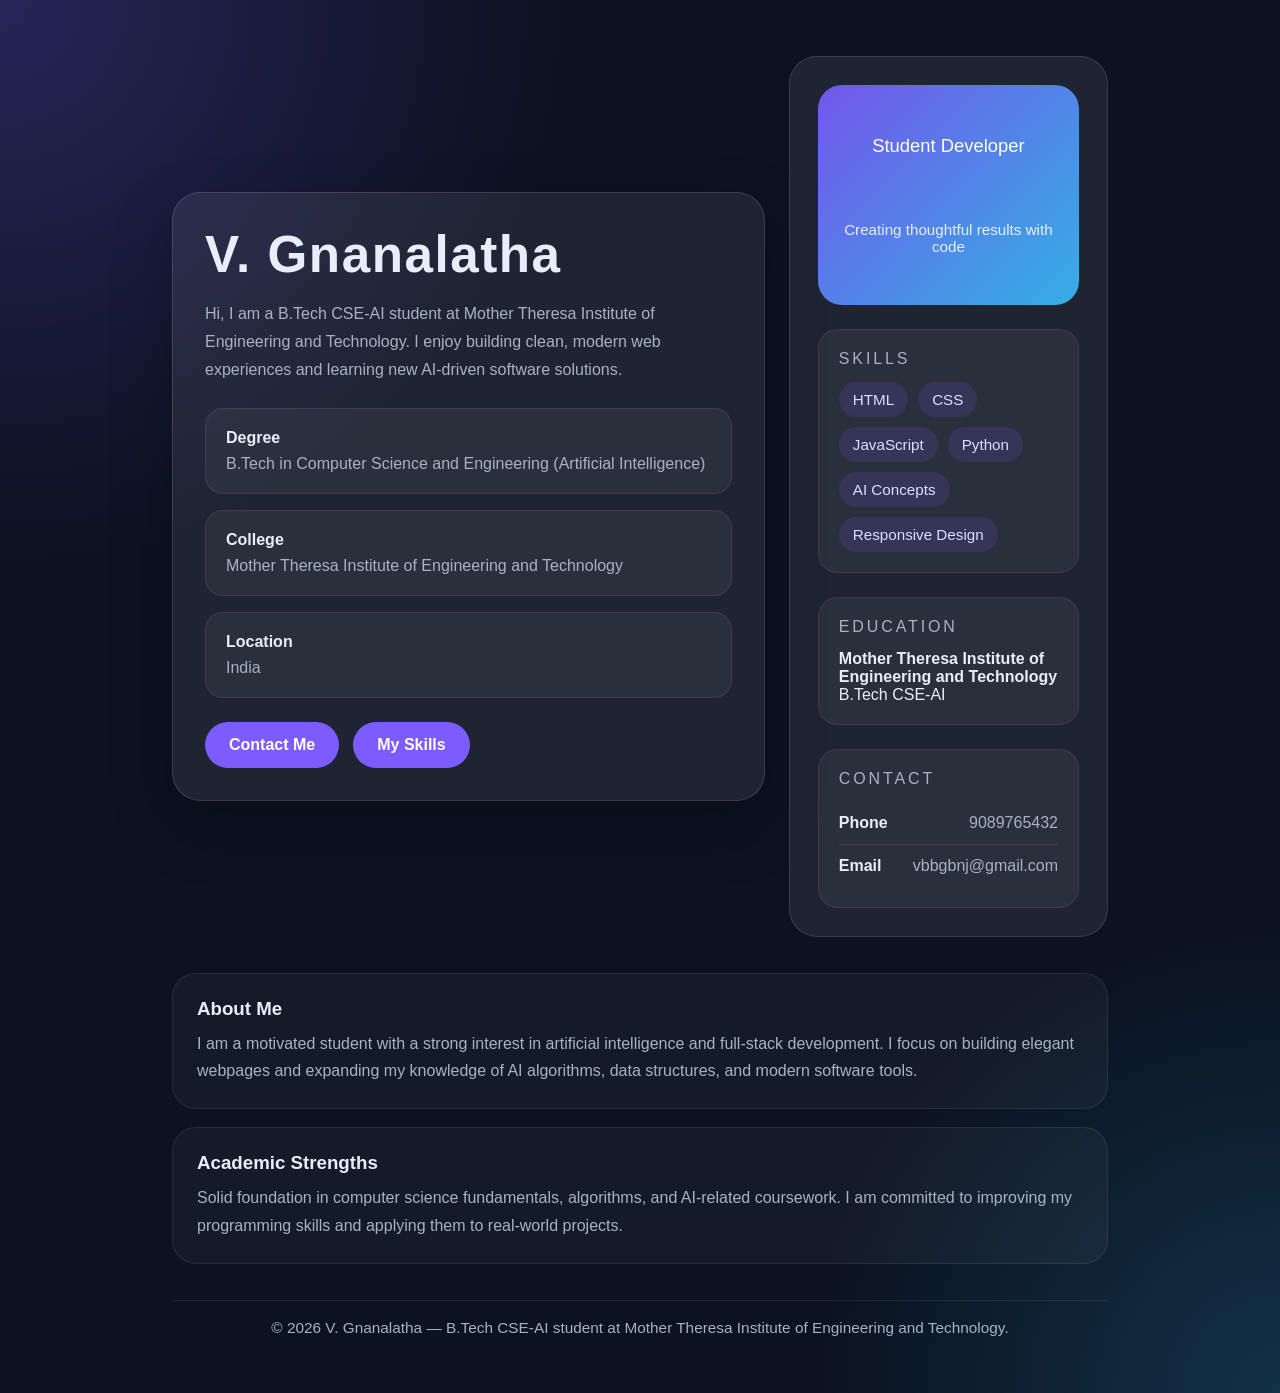
<file: index.html>
<!DOCTYPE html>
<html lang="en">
<head>
    <meta charset="UTF-8">
    <meta name="viewport" content="width=device-width, initial-scale=1.0">
    <title>V. Gnanalatha Portfolio</title>
    <style>
        :root {
            --bg: #0b1220;
            --card: rgba(255,255,255,0.08);
            --accent: #7c5cff;
            --text: #e8eef9;
            --muted: #a7b3c3;
            --border: rgba(255,255,255,0.12);
            font-family: 'Segoe UI', Tahoma, Geneva, Verdana, sans-serif;
        }
        * {
            box-sizing: border-box;
            margin: 0;
            padding: 0;
        }
        body {
            background: radial-gradient(circle at top left, rgba(124,92,255,0.25), transparent 30%),
                        radial-gradient(circle at bottom right, rgba(56,189,248,0.18), transparent 25%),
                        var(--bg);
            color: var(--text);
            min-height: 100vh;
            padding: 24px;
        }
        .container {
            max-width: 1000px;
            margin: 0 auto;
            padding: 32px;
        }
        .hero {
            display: grid;
            gap: 24px;
            align-items: center;
            grid-template-columns: 1.3fr 0.7fr;
        }
        .hero-content {
            background: var(--card);
            border: 1px solid var(--border);
            border-radius: 28px;
            padding: 32px;
            box-shadow: 0 24px 60px rgba(0,0,0,0.25);
        }
        .hero-content h1 {
            font-size: clamp(2rem, 4vw, 3.4rem);
            letter-spacing: 0.03em;
            margin-bottom: 16px;
        }
        .hero-content p {
            line-height: 1.75;
            color: var(--muted);
            margin-bottom: 24px;
        }
        .info-grid {
            display: grid;
            gap: 16px;
            margin-top: 24px;
        }
        .info-card {
            background: rgba(255,255,255,0.05);
            border: 1px solid rgba(255,255,255,0.08);
            border-radius: 18px;
            padding: 20px;
        }
        .info-card strong {
            display: block;
            margin-bottom: 8px;
            color: var(--text);
        }
        .info-card span {
            color: var(--muted);
        }
        .sidebar {
            background: var(--card);
            border: 1px solid var(--border);
            border-radius: 28px;
            padding: 28px;
            display: grid;
            gap: 24px;
        }
        .profile-box {
            display: grid;
            gap: 16px;
        }
        .profile-badge {
            width: 100%;
            height: 220px;
            border-radius: 24px;
            background: linear-gradient(135deg, rgba(124,92,255,0.9), rgba(56,189,248,0.9));
            display: grid;
            place-items: center;
            color: white;
            font-size: 1.15rem;
            text-align: center;
            padding: 24px;
        }
        .skills, .education, .contact {
            background: rgba(255,255,255,0.05);
            border-radius: 20px;
            padding: 20px;
            border: 1px solid rgba(255,255,255,0.08);
        }
        .section-title {
            font-size: 1rem;
            text-transform: uppercase;
            letter-spacing: 0.18em;
            color: var(--muted);
            margin-bottom: 14px;
        }
        .skill-list {
            display: flex;
            flex-wrap: wrap;
            gap: 10px;
        }
        .skill-pill {
            background: rgba(124,92,255,0.14);
            color: #dcdfff;
            padding: 9px 14px;
            border-radius: 999px;
            font-size: 0.95rem;
        }
        .contact-item {
            display: flex;
            justify-content: space-between;
            gap: 20px;
            border-bottom: 1px solid rgba(255,255,255,0.08);
            padding: 12px 0;
        }
        .contact-item:last-child { border-bottom: none; }
        .contact-item span {
            color: var(--muted);
        }
        .projects {
            display: grid;
            gap: 18px;
        }
        .project-card {
            background: rgba(255,255,255,0.04);
            border: 1px solid rgba(255,255,255,0.08);
            border-radius: 24px;
            padding: 24px;
        }
        .project-card h3 {
            margin-bottom: 10px;
            color: var(--text);
        }
        .project-card p {
            color: var(--muted);
            line-height: 1.7;
        }
        .button-row {
            display: flex;
            gap: 14px;
            flex-wrap: wrap;
        }
        .btn {
            display: inline-flex;
            align-items: center;
            justify-content: center;
            gap: 8px;
            background: var(--accent);
            color: white;
            text-decoration: none;
            border-radius: 999px;
            padding: 14px 24px;
            transition: transform 0.2s ease, box-shadow 0.2s ease;
            font-weight: 600;
        }
        .btn:hover {
            transform: translateY(-2px);
            box-shadow: 0 12px 30px rgba(124,92,255,0.25);
        }
        footer {
            margin-top: 36px;
            padding-top: 18px;
            border-top: 1px solid rgba(255,255,255,0.08);
            color: var(--muted);
            text-align: center;
            font-size: 0.96rem;
        }
        @media (max-width: 900px) {
            .hero { grid-template-columns: 1fr; }
            .sidebar { padding: 24px; }
        }
        @media (max-width: 620px) {
            .container { padding: 18px; }
            .hero-content, .sidebar { border-radius: 22px; padding: 22px; }
        }
    </style>
</head>
<body>
    <div class="container">
        <div class="hero">
            <div class="hero-content">
                <h1>V. Gnanalatha</h1>
                <p>Hi, I am a B.Tech CSE-AI student at Mother Theresa Institute of Engineering and Technology. I enjoy building clean, modern web experiences and learning new AI-driven software solutions.</p>
                <div class="info-grid">
                    <div class="info-card">
                        <strong>Degree</strong>
                        <span>B.Tech in Computer Science and Engineering (Artificial Intelligence)</span>
                    </div>
                    <div class="info-card">
                        <strong>College</strong>
                        <span>Mother Theresa Institute of Engineering and Technology</span>
                    </div>
                    <div class="info-card">
                        <strong>Location</strong>
                        <span>India</span>
                    </div>
                </div>
                <div class="button-row" style="margin-top: 24px;">
                    <a href="#contact" class="btn">Contact Me</a>
                    <a href="#skills" class="btn">My Skills</a>
                </div>
            </div>
            <aside class="sidebar">
                <div class="profile-box">
                    <div class="profile-badge">
                        Student Developer
                        <div style="font-size: 0.95rem; margin-top: 12px; color: rgba(255,255,255,0.85);">Creating thoughtful results with code</div>
                    </div>
                </div>
                <div class="skills" id="skills">
                    <div class="section-title">Skills</div>
                    <div class="skill-list">
                        <span class="skill-pill">HTML</span>
                        <span class="skill-pill">CSS</span>
                        <span class="skill-pill">JavaScript</span>
                        <span class="skill-pill">Python</span>
                        <span class="skill-pill">AI Concepts</span>
                        <span class="skill-pill">Responsive Design</span>
                    </div>
                </div>
                <div class="education">
                    <div class="section-title">Education</div>
                    <p><strong>Mother Theresa Institute of Engineering and Technology</strong><br>B.Tech CSE-AI</p>
                </div>
                <div class="contact" id="contact">
                    <div class="section-title">Contact</div>
                    <div class="contact-item">
                        <strong>Phone</strong><span>9089765432</span>
                    </div>
                    <div class="contact-item">
                        <strong>Email</strong><span>vbbgbnj@gmail.com</span>
                    </div>
                </div>
            </aside>
        </div>

        <section class="projects" style="margin-top: 36px;">
            <div class="project-card">
                <h3>About Me</h3>
                <p>I am a motivated student with a strong interest in artificial intelligence and full-stack development. I focus on building elegant webpages and expanding my knowledge of AI algorithms, data structures, and modern software tools.</p>
            </div>
            <div class="project-card">
                <h3>Academic Strengths</h3>
                <p>Solid foundation in computer science fundamentals, algorithms, and AI-related coursework. I am committed to improving my programming skills and applying them to real-world projects.</p>
            </div>
        </section>

        <footer>
            © 2026 V. Gnanalatha — B.Tech CSE-AI student at Mother Theresa Institute of Engineering and Technology.
        </footer>
    </div>
    <script>
        const isMobile = window.matchMedia('(max-width: 760px)').matches;
        if (isMobile) {
            document.querySelector('.hero').style.gridTemplateColumns = '1fr';
        }
    </script>
</body>
</html>
</file>
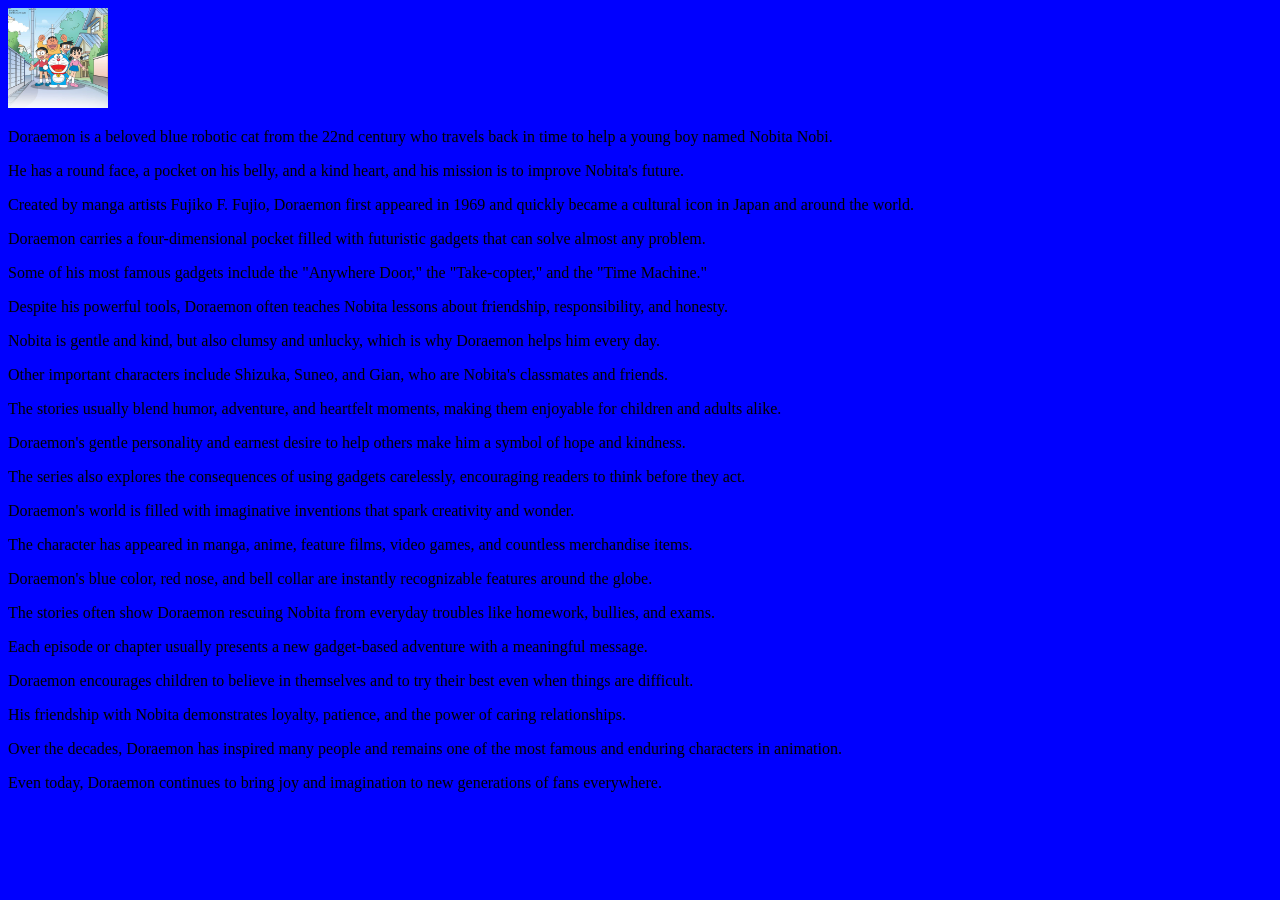
<file: alligning.html>
<!DOCTYPE html>
<html lang="en">
<head>
    <meta charset="UTF-8">
    <meta name="viewport" content="width=device-width, initial-scale=1.0">
    <title>Allign</title>
    <link rel="stylesheet" href="style1.css">
</head>
<body>
    <img src="Files/doraemon.jpeg" alt="Doraemon" width="100px" height="100px">
    <div class="doraemon-info">
        <p>Doraemon is a beloved blue robotic cat from the 22nd century who travels back in time to help a young boy named Nobita Nobi.</p>
        <p>He has a round face, a pocket on his belly, and a kind heart, and his mission is to improve Nobita's future.</p>
        <p>Created by manga artists Fujiko F. Fujio, Doraemon first appeared in 1969 and quickly became a cultural icon in Japan and around the world.</p>
        <p>Doraemon carries a four-dimensional pocket filled with futuristic gadgets that can solve almost any problem.</p>
        <p>Some of his most famous gadgets include the "Anywhere Door," the "Take-copter," and the "Time Machine."</p>
        <p>Despite his powerful tools, Doraemon often teaches Nobita lessons about friendship, responsibility, and honesty.</p>
        <p>Nobita is gentle and kind, but also clumsy and unlucky, which is why Doraemon helps him every day.</p>
        <p>Other important characters include Shizuka, Suneo, and Gian, who are Nobita's classmates and friends.</p>
        <p>The stories usually blend humor, adventure, and heartfelt moments, making them enjoyable for children and adults alike.</p>
        <p>Doraemon's gentle personality and earnest desire to help others make him a symbol of hope and kindness.</p>
        <p>The series also explores the consequences of using gadgets carelessly, encouraging readers to think before they act.</p>
        <p>Doraemon's world is filled with imaginative inventions that spark creativity and wonder.</p>
        <p>The character has appeared in manga, anime, feature films, video games, and countless merchandise items.</p>
        <p>Doraemon's blue color, red nose, and bell collar are instantly recognizable features around the globe.</p>
        <p>The stories often show Doraemon rescuing Nobita from everyday troubles like homework, bullies, and exams.</p>
        <p>Each episode or chapter usually presents a new gadget-based adventure with a meaningful message.</p>
        <p>Doraemon encourages children to believe in themselves and to try their best even when things are difficult.</p>
        <p>His friendship with Nobita demonstrates loyalty, patience, and the power of caring relationships.</p>
        <p>Over the decades, Doraemon has inspired many people and remains one of the most famous and enduring characters in animation.</p>
        <p>Even today, Doraemon continues to bring joy and imagination to new generations of fans everywhere.</p>
    </div>
</body>
</html>
</file>
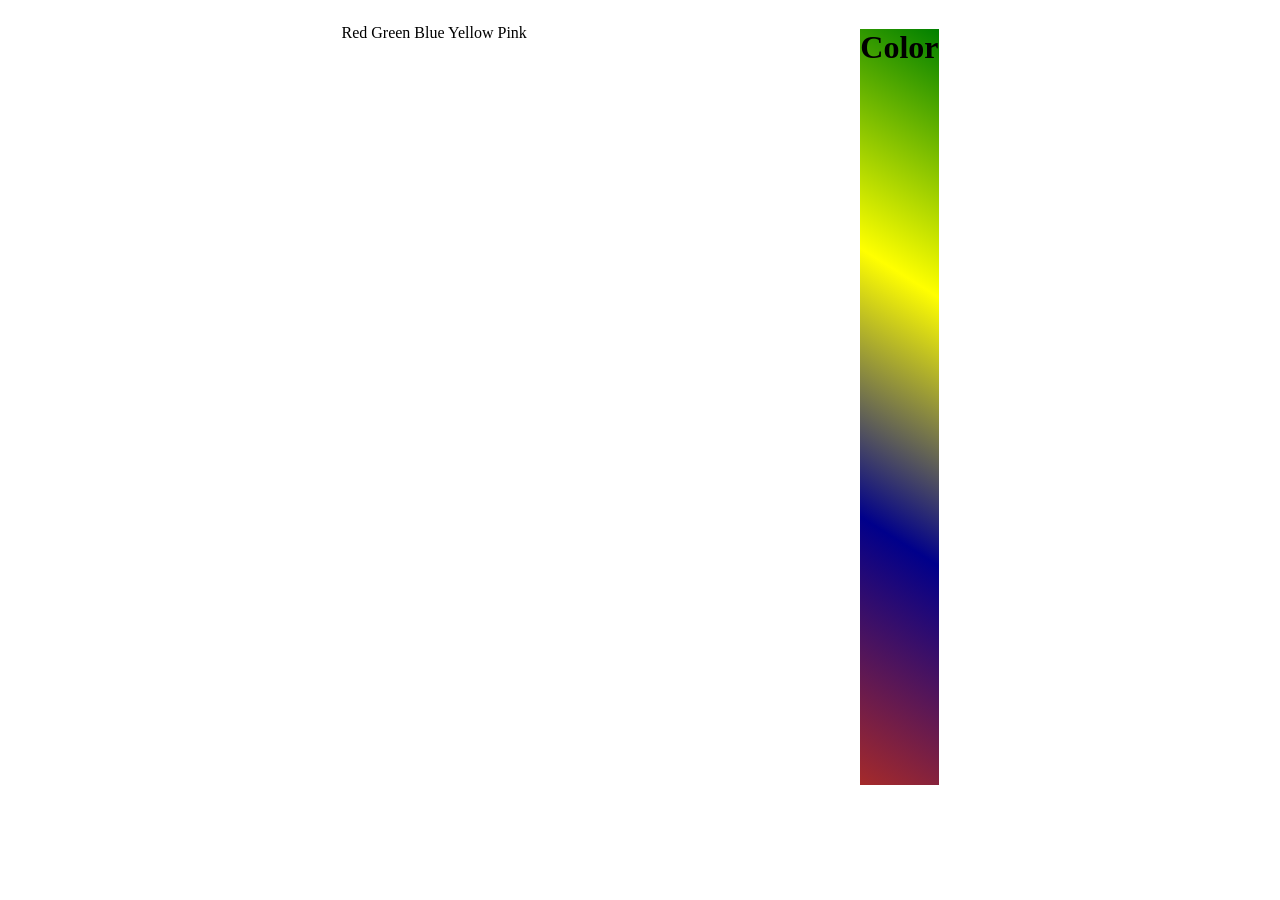
<file: Blank.html>
<!DOCTYPE html>
<html lang="en">
<head>
    <meta charset="UTF-8">
    <meta name="viewport" content="width=device-width, initial-scale=1.0">
    <title>Document</title>
    <link rel="stylesheet" href="Gradient.css">
</head>
<body>
    <h1>Color</h1>
    <p>
        Red
        Green
        Blue
        Yellow
        Pink
    </p>
</body>
</html>
</file>
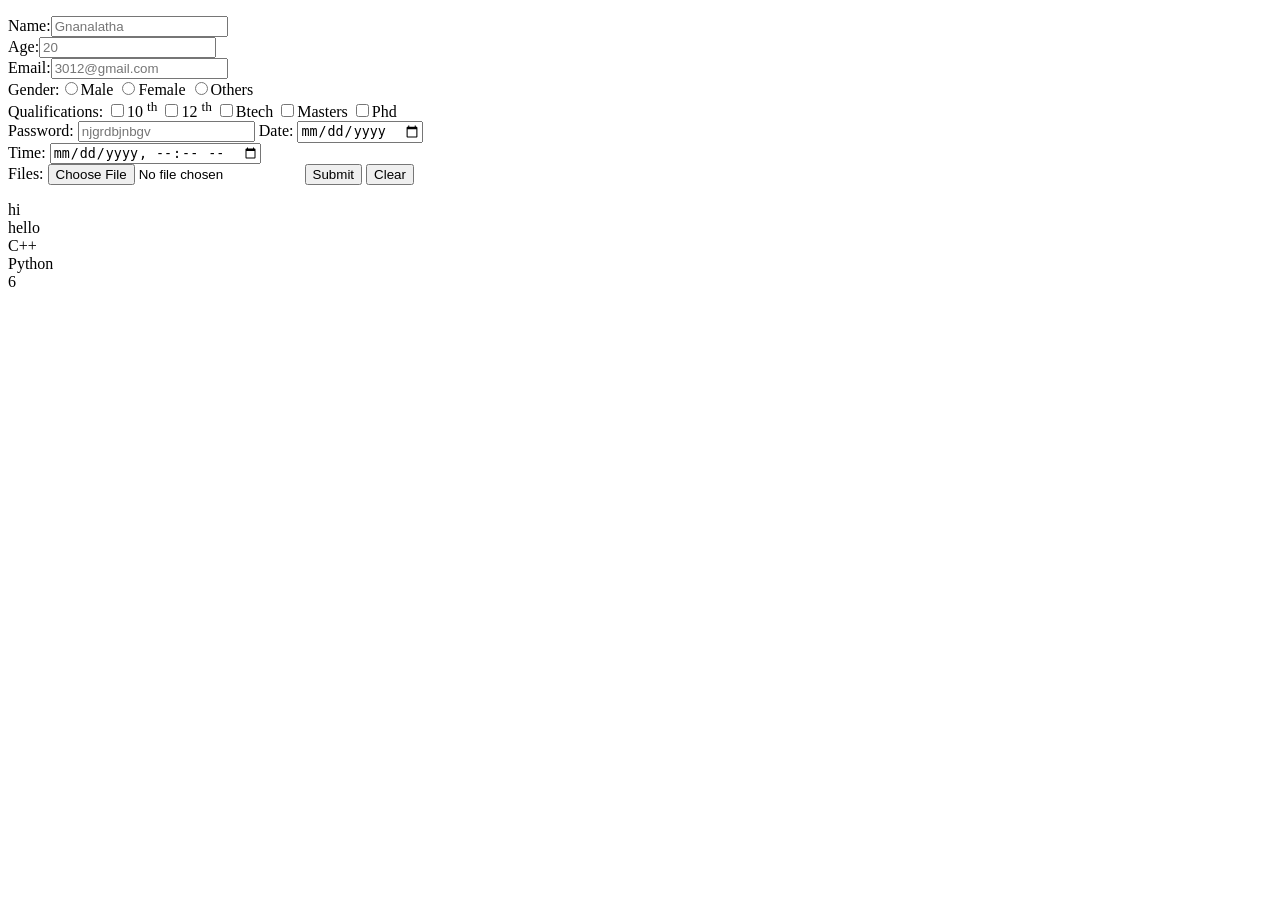
<file: form.html>
<!DOCTYPE html>
<html lang="en">
<head>
    <meta charset="UTF-8">
    <meta name="viewport" content="width=device-width, initial-scale=1.0">
    <title>Forms</title>
</head>
<body>
    <form>
        <p>
            Name:<input type="text" placeholder="Gnanalatha"><br>
            Age:<input type="number" placeholder="20"><br>
            Email:<input type="mail" placeholder="3012@gmail.com"><br>
            Gender:<input type="radio" name="gender" id="1">Male
            <input type="radio" name="gender" id="2">Female
            <input type="radio" name="gender" id="3">Others<br>
            Qualifications: <input type="checkbox" name="qualification" id="1">10 <sup>th</sup>
            <input type="checkbox" name="qualification" id="2">12 <sup>th</sup>
            <input type="checkbox" name="qualification" id="3">Btech
            <input type="checkbox" name="qualification" id="4">Masters
            <input type="checkbox" name="qualification" id="1">Phd <br>
            Password: <input type="password" placeholder="njgrdbjnbgv">
            Date: <input type="date"><br>
            Time: <input type="datetime-local">
            <br>
            Files: <input type="file">
            <button type="submit">Submit</button> <button type="reset">Clear</button>
        </p>
    </form>
    <header></header>
    <div id="1">hi</div>
    <div id="2">hello</div>
    <div class="CSE">C++</div>
    <label for="Name">Python</label>
    <footer>6</footer>
</body>
</html>
</file>
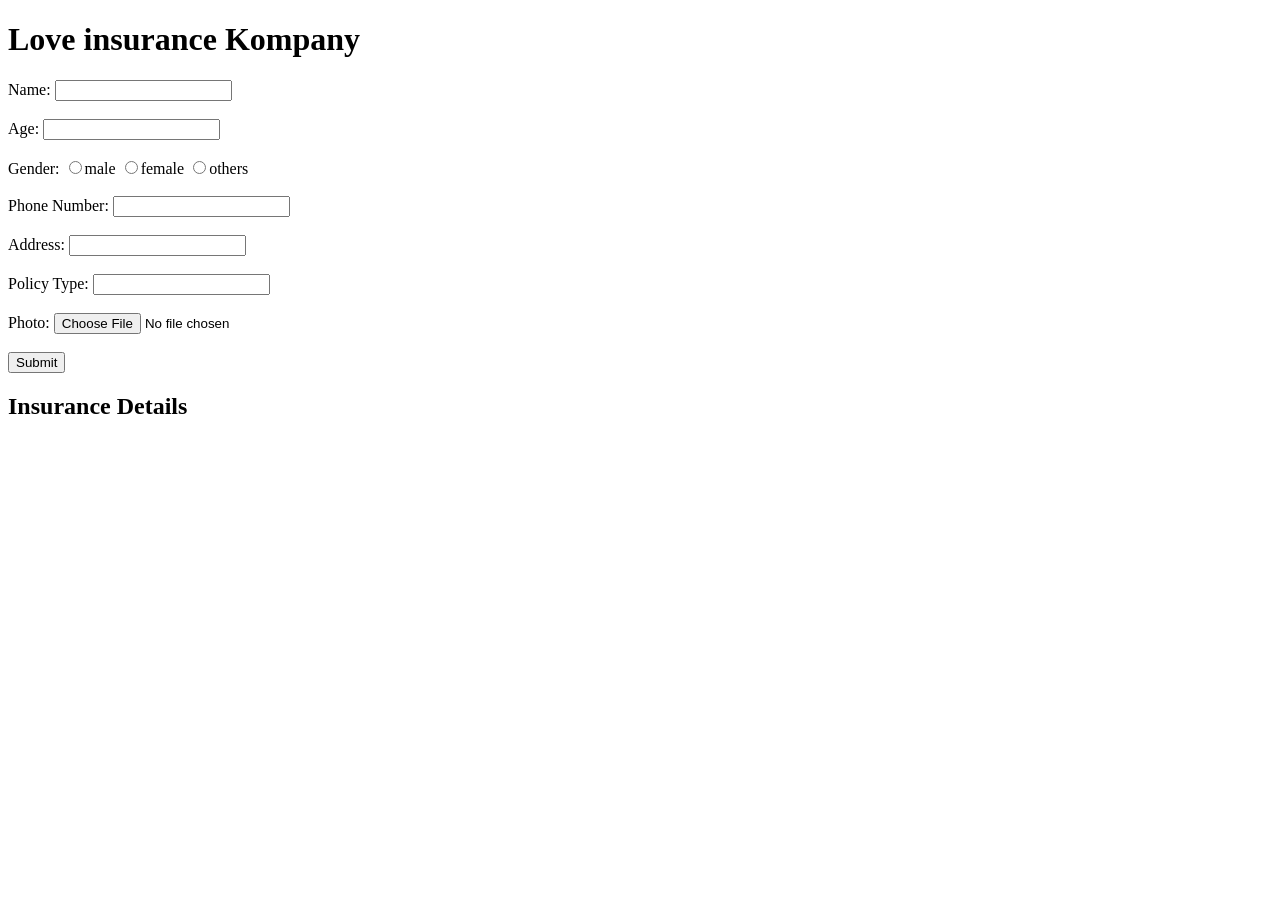
<file: Form1.html>
<!DOCTYPE html>
<html lang="en">
<head>
    <meta charset="UTF-8">
    <meta name="viewport" content="width=device-width, initial-scale=1.0">
    <title>Responsive Form</title>
</head>
<body>
    <h1>Love insurance Kompany</h1>
    <form id="details">
        <label>Name:</label>
        <input type="text" id="name" required>
        <br><br>
        <label>Age:</label>
        <input type="number" id="age" required>
        <br><br>
        <label>Gender:</label>
        <input type="radio" name="gender" id="male" value="male" required>male
        <input type="radio" name="gender" id="female" value="female" required>female
        <input type="radio" name="gender" id="others" value="others" required>others
        <br><br>
        <label>Phone Number:</label>
        <input type="number" id="phone" required>
        <br><br>
        <label>Address:</label>
        <input type="text" id="address" required>
        <br><br>
        <label>Policy Type:</label>
        <input type="text" id="policyType" required>
        <br><br>
        <label>Photo:</label>
        <input type="file" id="image" accept="image/*" required>
        <br><br>
        <button type="submit">Submit</button>
    </form>
    <h2>Insurance Details</h2>
    <p id="p1"></p>
    <p id="p2"></p>
    <p id="p3"></p>
    <p id="p4"></p>
    <p id="p5"></p>
    <p id="p6"></p>
    <img id="dp" width="200px">
    <script src="Form.js"></script>
</body>
</html>
</file>
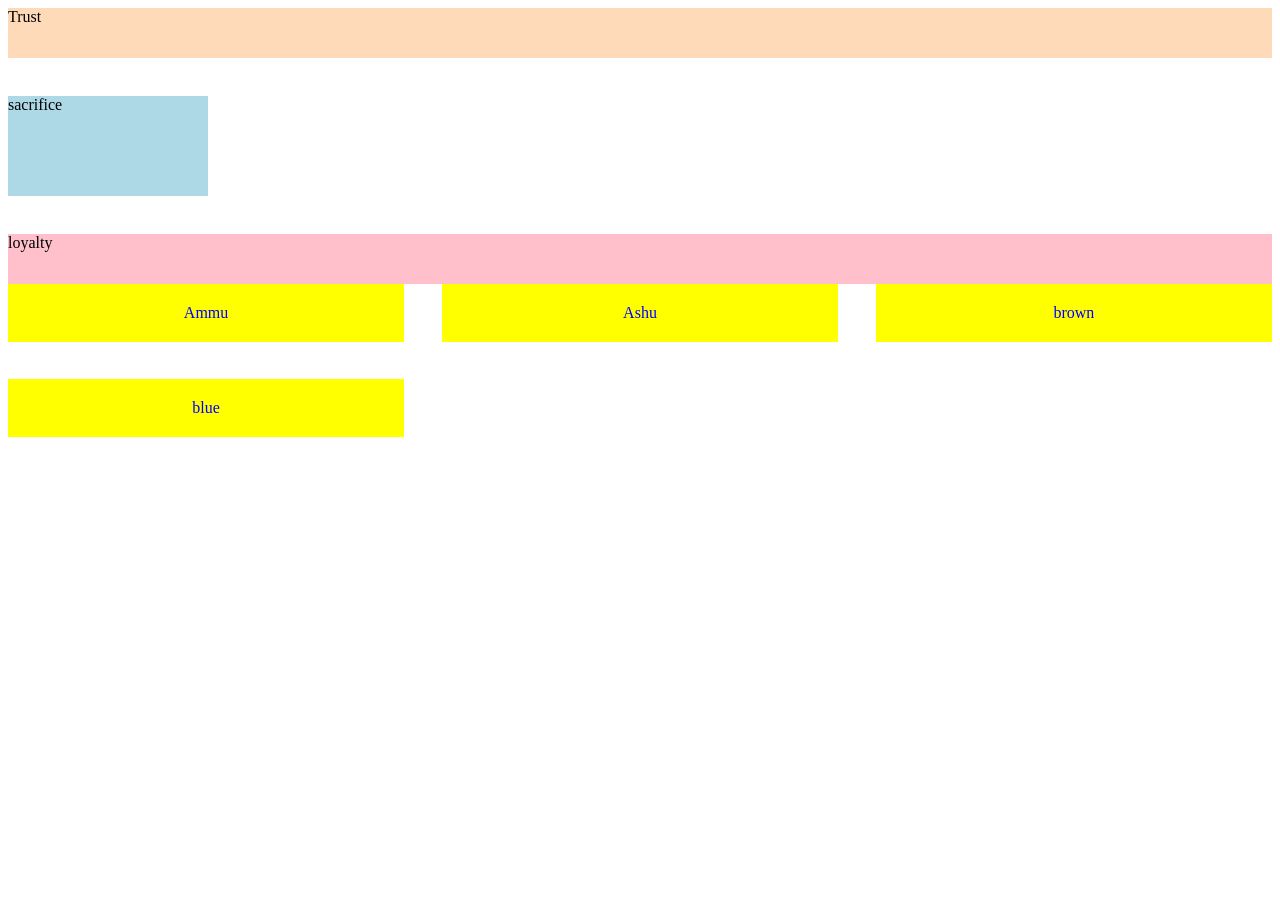
<file: grid.html>
<!DOCTYPE html>
<html lang="en">
<head>
    <meta charset="UTF-8">
    <meta name="viewport" content="width=device-width, initial-scale=1.0">
    <title>Grid</title>
    <link rel="stylesheet" href="grid.css">
</head>
<body>
    <div class="friends">
        <header>Trust</header>
        <main>sacrifice</main>
        <footer>loyalty</footer>
    </div>
    <div class="grid">
        <div class="d1">Ammu</div>
        <div class="d1">Ashu</div>
        <div class="d1">brown</div>
        <div class="d1">blue</div>
    </div>
</body>
</html>
</file>
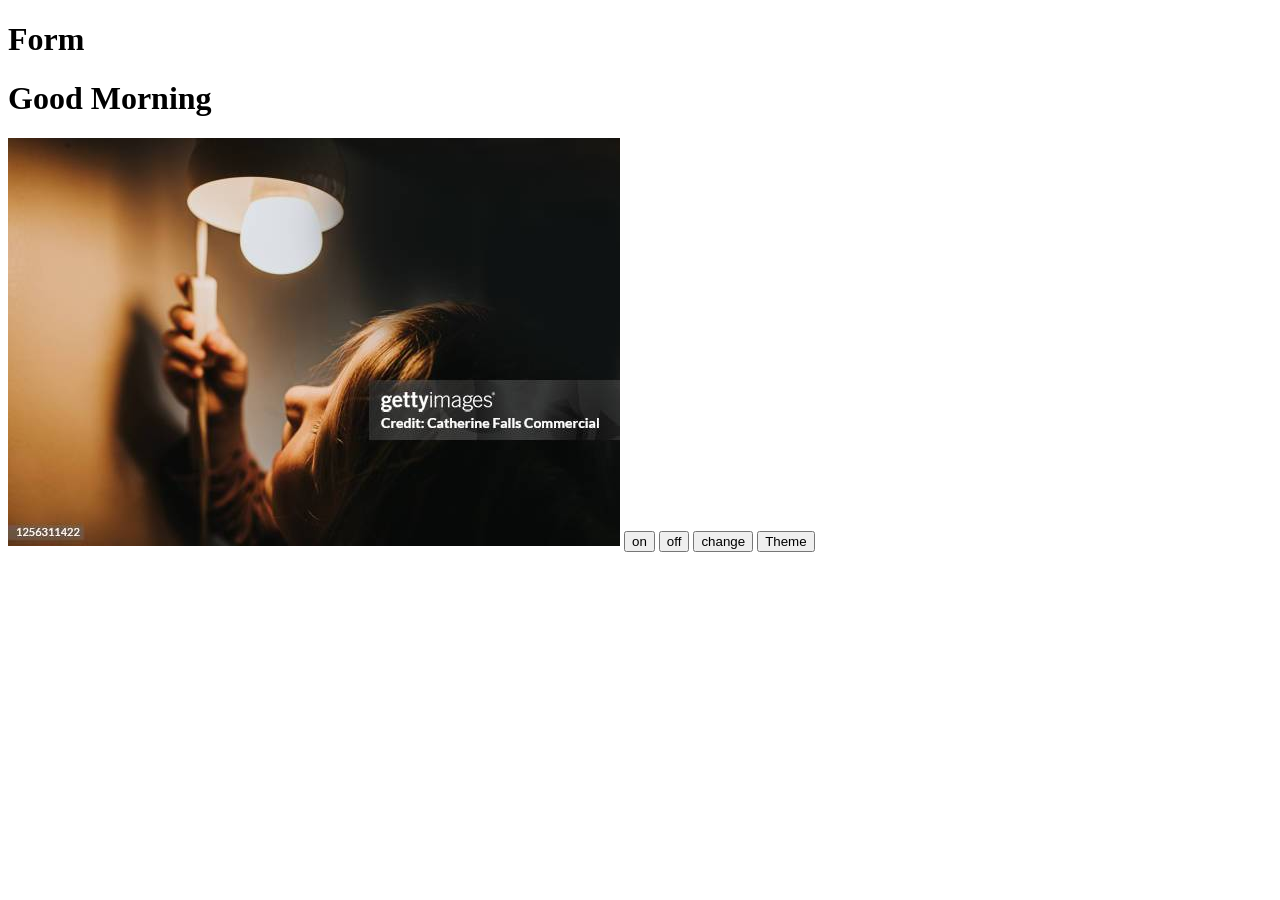
<file: Inputs.html>
<!DOCTYPE html>
<html lang="en">    
<head>
    <meta charset="UTF-8">
    <meta name="viewport" content="width=device-width, initial-scale=1.0">
    <title>Document</title>
    <script src="input.js"></script>
</head>
<body id="cap">
    <h1 id="Data">Form</h1>
    <div>
        <form action="add">

        </form>
        <h1 id="greet">Good Morning</h1>
        <img id="on" src="/Files/light_on.jpeg" alt="Light On">
        <button onclick="turn_on()">on</button>
        <button onclick="turn_off()">off</button>
        <button onclick="greet_afternoon()">change</button>
        <button onclick="Change_color()">Theme</button>
    </div>
</body>
</html>
</file>
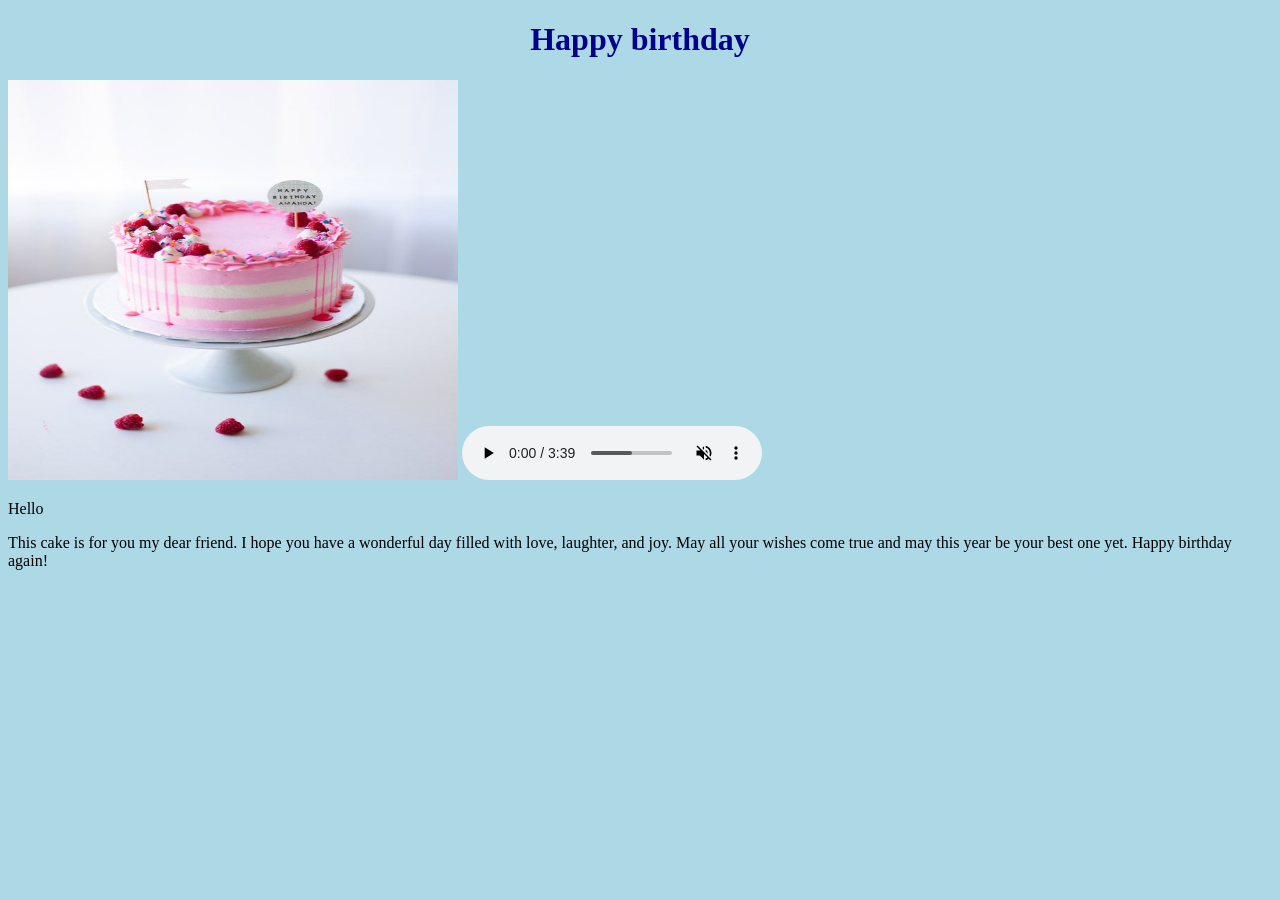
<file: Manipulation.html>
<!DOCTYPE html>
<html lang="en">
<head>
    <meta charset="UTF-8">
    <meta name="viewport" content="width=device-width, initial-scale=1.0">
    <title>Document</title>
    <link rel="stylesheet" href="Manipulation.css">
    <script src="Manipulation.js"></script>
</head>
<body>
        <h1 id="wish">Happy birthday</h1>
       <img src="Files/Birthday cake.jpg" alt="Birthday cake">
       <audio src="Files/Massa Massa.mp3" controls autoplay muted></audio>
        <div>
            <p class ="wishes">
               <p>Hello</p>
                This cake is for you my dear friend.
                 I hope you have a wonderful day filled with love, laughter, and joy. 
                 May all your wishes come true and may this year be your best one yet.
                Happy birthday again!
            </p>
        </div>
    </div>
    
</body>
</html>
</file>
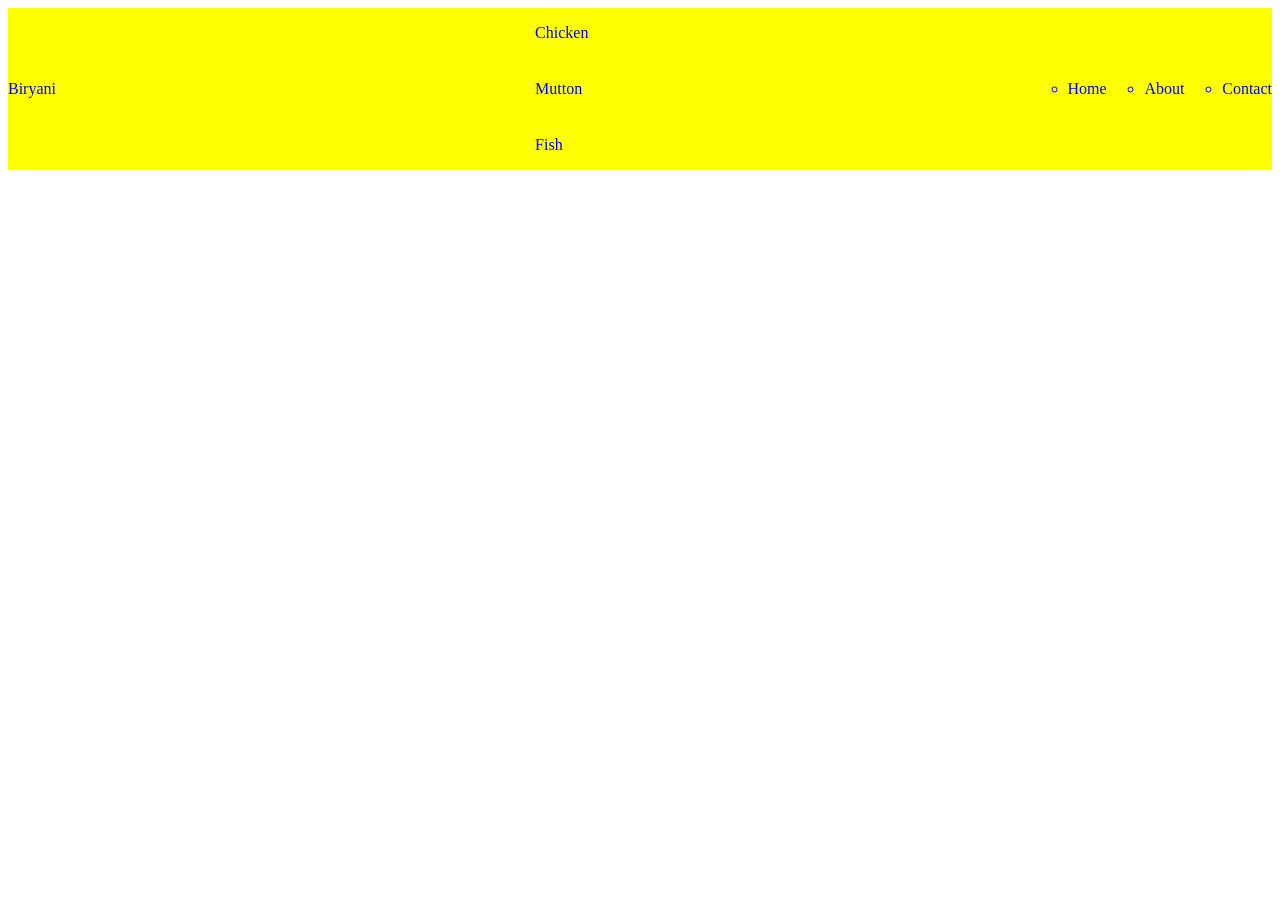
<file: Navigation_Bar.html>
<!DOCTYPE html>
<html lang="en">
<head>
    <meta charset="UTF-8">
    <meta name="viewport" content="width=device-width, initial-scale=1.0">
    <title>Document</title>
    <link rel="stylesheet" href="flex.css">
</head>
<body>
    <nav>
        <div>
            Biryani
        </div>
        <ul class="meat">
            <li>Chicken</li>
            <li>Mutton</li>
            <li>Fish</li>
        </ul>
        <ul>
            <li>Home</li>
            <li>About</li>
            <li>Contact</li>
        </ul>
    </nav>
</body>
</html>
</file>
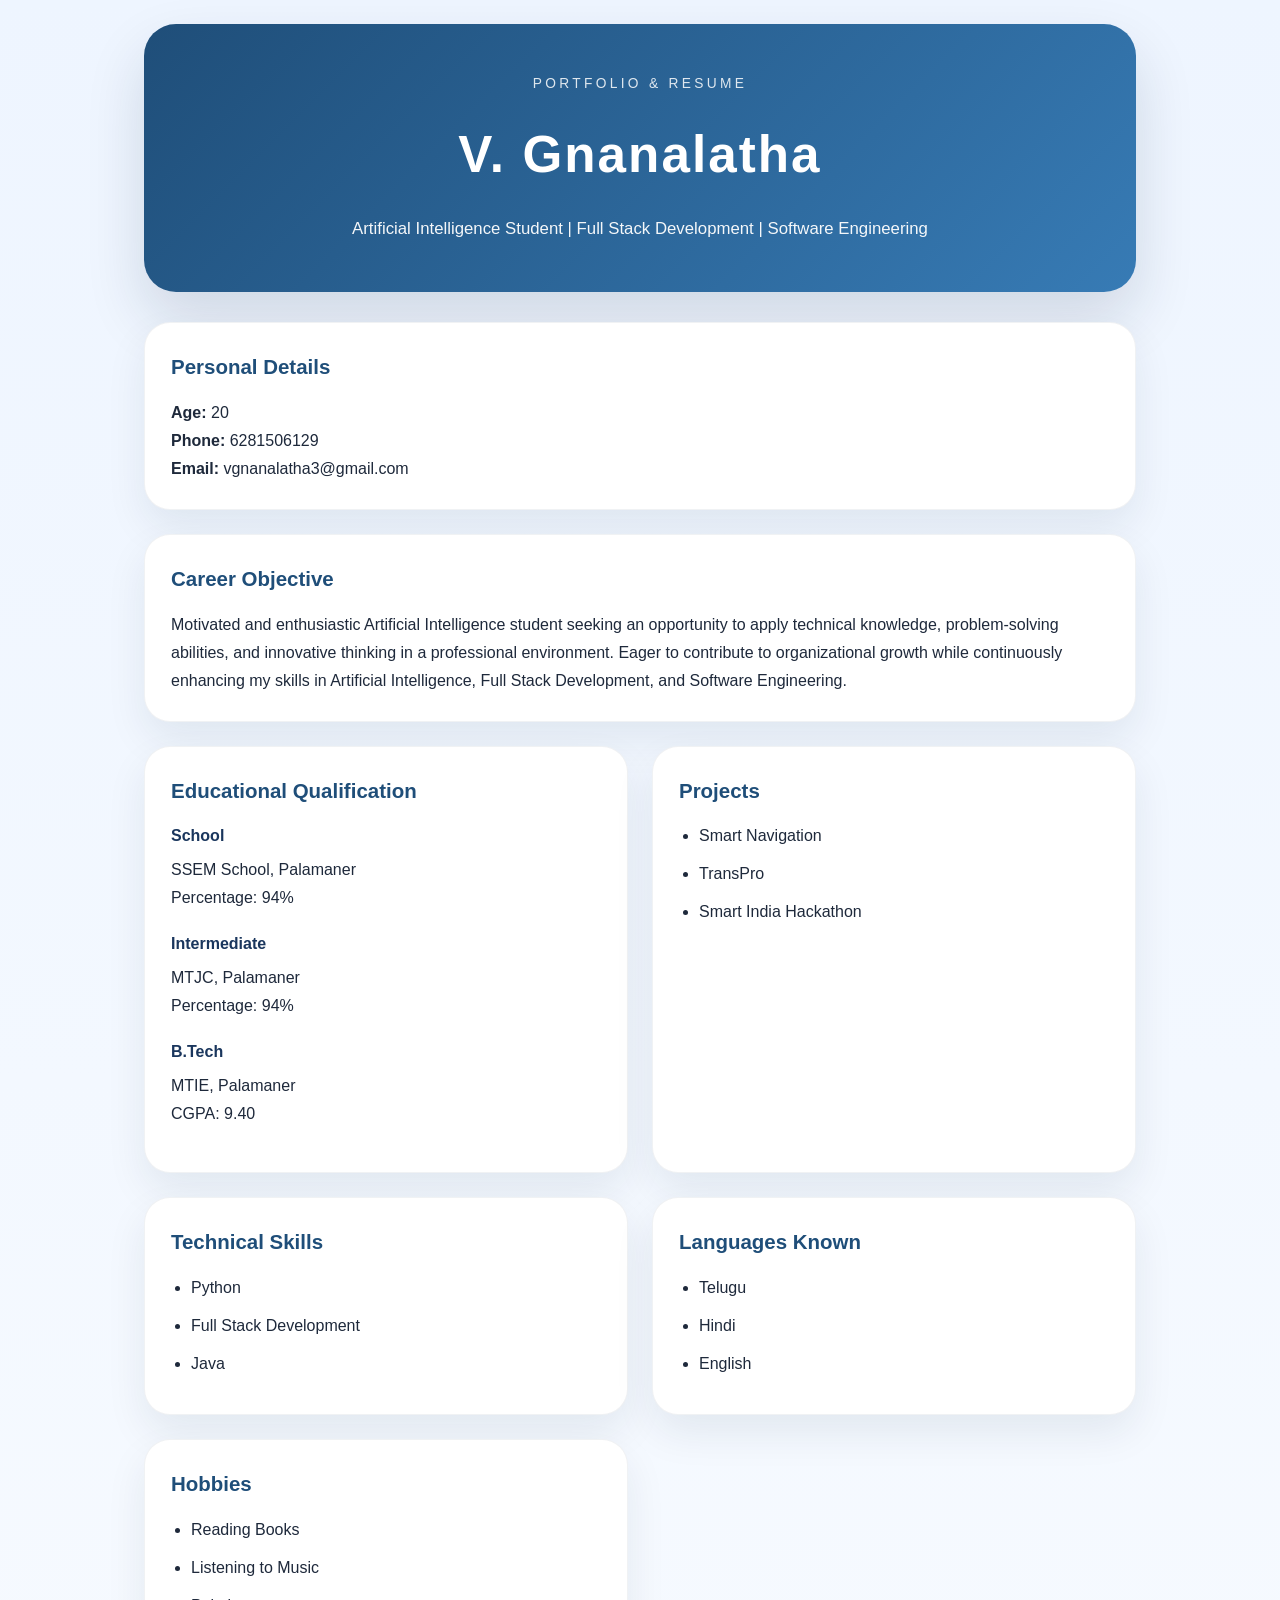
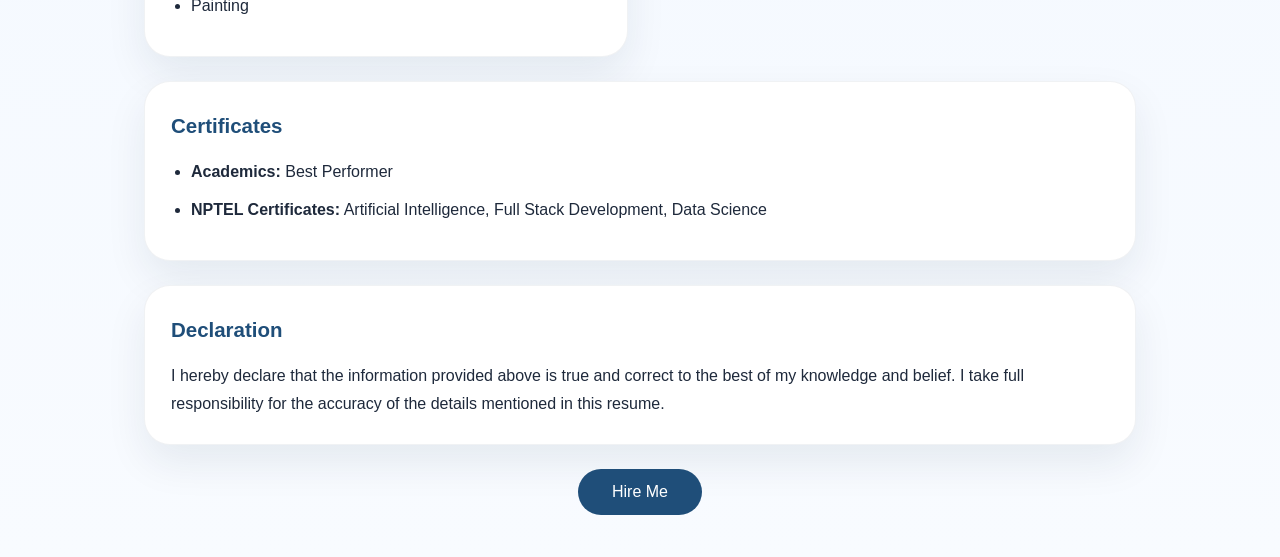
<file: resume.html>
<!DOCTYPE html>
<html lang="en">
<head>
    <meta charset="UTF-8">
    <meta name="viewport" content="width=device-width, initial-scale=1.0">
    <title>V. Gnanalatha Portfolio Resume</title>
    <link rel="stylesheet" href="resume.css">
</head>
<body>
    <div class="page-wrapper">
        <header class="hero">
            <p class="eyebrow">Portfolio & Resume</p>
            <h1>V. Gnanalatha</h1>
            <p class="subtitle">Artificial Intelligence Student | Full Stack Development | Software Engineering</p>
        </header>

        <main class="content-grid">
            <section class="card card-full">
                <h2>Personal Details</h2>
                <p><strong>Age:</strong> 20</p>
                <p><strong>Phone:</strong> 6281506129</p>
                <p><strong>Email:</strong> vgnanalatha3@gmail.com</p>
            </section>

            <section class="card card-full">
                <h2>Career Objective</h2>
                <p>
                    Motivated and enthusiastic Artificial Intelligence student seeking an opportunity
                    to apply technical knowledge, problem-solving abilities, and innovative thinking
                    in a professional environment. Eager to contribute to organizational growth while
                    continuously enhancing my skills in Artificial Intelligence, Full Stack Development,
                    and Software Engineering.
                </p>
            </section>

            <section class="card">
                <h2>Educational Qualification</h2>
                <div class="education">
                    <h3>School</h3>
                    <p>SSEM School, Palamaner</p>
                    <p>Percentage: 94%</p>
                </div>
                <div class="education">
                    <h3>Intermediate</h3>
                    <p>MTJC, Palamaner</p>
                    <p>Percentage: 94%</p>
                </div>
                <div class="education">
                    <h3>B.Tech</h3>
                    <p>MTIE, Palamaner</p>
                    <p>CGPA: 9.40</p>
                </div>
            </section>

            <section class="card">
                <h2>Projects</h2>
                <ul>
                    <li>Smart Navigation</li>
                    <li>TransPro</li>
                    <li>Smart India Hackathon</li>
                </ul>
            </section>

            <section class="card">
                <h2>Technical Skills</h2>
                <ul>
                    <li>Python</li>
                    <li>Full Stack Development</li>
                    <li>Java</li>
                </ul>
            </section>

            <section class="card">
                <h2>Languages Known</h2>
                <ul>
                    <li>Telugu</li>
                    <li>Hindi</li>
                    <li>English</li>
                </ul>
            </section>

            <section class="card">
                <h2>Hobbies</h2>
                <ul>
                    <li>Reading Books</li>
                    <li>Listening to Music</li>
                    <li>Painting</li>
                </ul>
            </section>

            <section class="card card-full">
                <h2>Certificates</h2>
                <ul>
                    <li><strong>Academics:</strong> Best Performer</li>
                    <li><strong>NPTEL Certificates:</strong> Artificial Intelligence, Full Stack Development, Data Science</li>
                </ul>
            </section>

            <section class="card card-full">
                <h2>Declaration</h2>
                <p>
                    I hereby declare that the information provided above is true and correct
                    to the best of my knowledge and belief. I take full responsibility for
                    the accuracy of the details mentioned in this resume.
                </p>
            </section>
        </main>

        <footer class="footer-cta">
            <button onclick="showMessage()">Hire Me</button>
        </footer>
    </div>

    <script src="script.js"></script>
</body>
</html>
</file>
<file: style1.css>
body{
    background-color:blue;
}
img{
    animation:picture 10s ease-in-out 2s infinite;
}
@keyframes picture {
    0%{
        transform:rotate(0deg) translate(0cm,0cm);
        border-style:dotted;
        border-width: 2cm;
    }
    25%{
        transform:rotate(90deg) translate(10cm,0cm);
    }
    50%{
        transform:rotate(180deg) translate(10cm,10cm);
    }
    75%{
        transform:rotate(270deg) translate(0cm,10cm);
    }
    100%{
        transform:rotate(360deg) translate(0cm,0cm);
    }
}
</file>
<file: Gradient.css>
h1{
    height:20cm;
    background: linear-gradient(32deg,brown,darkblue,yellow,green);
}
body{
    display:flex;
    flex-direction:row-reverse;
    justify-content:space-evenly;
}
</file>
<file: grid.css>
.friends{
    display: grid;
    grid-template-columns: 200px 1fr;
    grid-template-rows: 50px 100px 50px;
    gap: 1cm;
}
header{
    grid-column: 1/3;
    background:peachpuff;
}
footer{
    grid-column: 1/3;
    background:pink;
}
main{
    background:lightblue;
}
aside{
    background:lightgreen;
}
.grid{
    display: grid;
    grid-template-columns: repeat(3, 1fr);
    gap: 1cm;
}
.d1{
    background-color:yellow;
    color:blue;
    text-align: center;
    padding: 20px;
}
</file>
<file: Manipulation.css>
img{
    width: 450px;
    height: 400px;
}
body{
    background-color: lightblue;
}
#content{
    display:block;
    gap: 1cm;
}
h1{
    text-align: center;
    color:darkblue;
}
</file>
<file: flex.css>
nav{
    display: flex;
    justify-content: space-between;
    align-items: center;
    background-color:yellow;
    color:blue;
}
.meat{
    flex-direction: column;
    list-style: none;
}
ul{
    display: flex;
    gap:1cm;
    list-style: circle;
}
</file>
<file: resume.css>
*
{
    margin: 0;
    padding: 0;
    box-sizing: border-box;
    font-family: 'Inter', Arial, sans-serif;
}

body
{
    background: linear-gradient(180deg, #eef5ff 0%, #f8fbff 100%);
    color: #1e293b;
    line-height: 1.75;
}

.page-wrapper
{
    max-width: 1040px;
    margin: 0 auto;
    padding: 24px;
}

.hero
{
    background: linear-gradient(135deg, #1f4e79 0%, #377bb5 100%);
    color: #fff;
    text-align: center;
    padding: 48px 24px;
    border-radius: 32px;
    box-shadow: 0 28px 60px rgba(15, 34, 66, 0.14);
}

.eyebrow
{
    text-transform: uppercase;
    letter-spacing: 0.24em;
    opacity: 0.85;
    margin-bottom: 14px;
    font-size: 0.86rem;
}

.hero h1
{
    font-size: clamp(2.6rem, 4vw, 4rem);
    margin-bottom: 14px;
    letter-spacing: 0.04em;
}

.subtitle
{
    max-width: 760px;
    margin: 0 auto;
    font-size: 1.05rem;
    line-height: 1.8;
    opacity: 0.95;
}

.content-grid
{
    display: grid;
    gap: 24px;
    margin-top: 30px;
}

@media (min-width: 860px)
{
    .content-grid
    {
        grid-template-columns: repeat(2, minmax(0, 1fr));
    }
}

.card
{
    background: #fff;
    padding: 26px;
    border-radius: 26px;
    box-shadow: 0 18px 40px rgba(15, 34, 66, 0.08);
    border: 1px solid rgba(15, 34, 66, 0.06);
}

.card-full
{
    grid-column: span 2;
}

@media (max-width: 860px)
{
    .card-full
    {
        grid-column: auto;
    }
}

.card h2
{
    color: #1f4e79;
    margin-bottom: 14px;
    font-size: 1.28rem;
}

ul
{
    padding-left: 20px;
}

li
{
    margin-bottom: 10px;
}

.education
{
    margin-bottom: 18px;
}

.education h3
{
    margin-bottom: 6px;
    font-size: 1rem;
    color: #1a365d;
}

.footer-cta
{
    text-align: center;
    margin-top: 24px;
    padding-bottom: 18px;
}

button
{
    background: #1f4e79;
    color: #fff;
    border: none;
    padding: 14px 34px;
    font-size: 1rem;
    border-radius: 999px;
    cursor: pointer;
    transition: transform 0.2s ease, background 0.2s ease;
}

button:hover
{
    background: #153857;
    transform: translateY(-2px);
}
</file>
